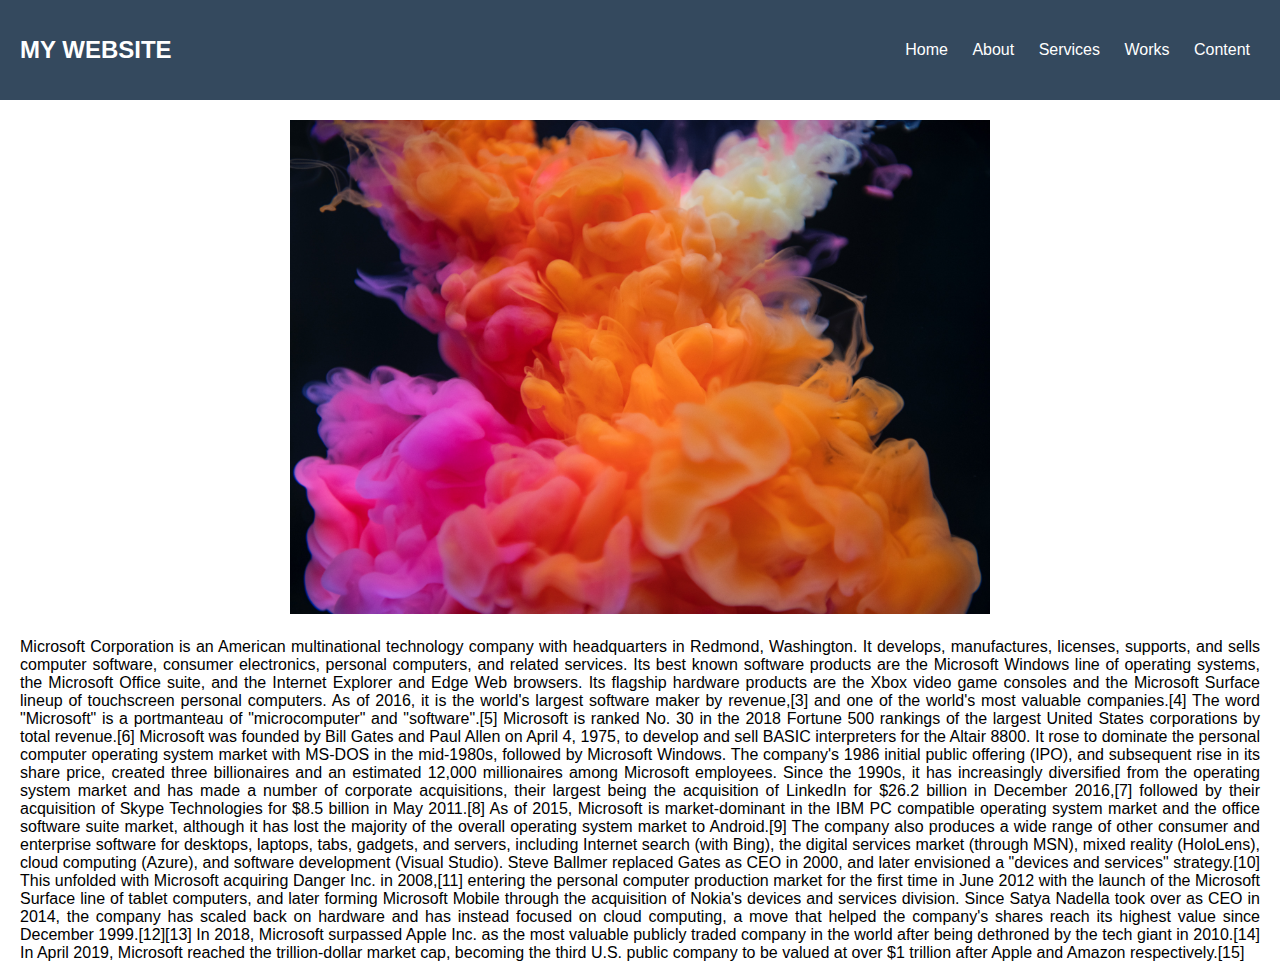
<file: 02-Responsive-Menu-Navigation-Using-Only-HTML-CSS/index.html>
<!DOCTYPE html>
<html lang="en" dir="ltr">

<head>
    <meta charset="UTF-8">
    <title></title>
    <meta name="viewport" content="width=device-width, intial-scale=1">
    <link rel="stylesheet" href="index.css">
    <link rel="stylesheet" href="https://use.fontawesome.com/releases/v5.11.2/css/all.css">
</head>

<body>
    <div class="header">
        <h2 class=logo>My Website</h2>
        <input type="checkbox" id="chk">
        <label for="chk" class="show-menu-btn">
            <i class="fas fa-ellipsis-h"></i>
        </label>

        <ul class="menu">
            <a href="#">Home</a>
            <a href="#">About</a>
            <a href="#">Services</a>
            <a href="#">Works</a>
            <a href="#">Content</a>
            <label for="chk" class="hide-menu-btn">
                <i class="fas fa-times"></i>
            </label>
        </ul>
    </div>

    <div class="content">
        <center>
            <img src="img.jpg" alt="">
        </center>

        <p>
            Microsoft Corporation is an American multinational technology company with headquarters in Redmond,
            Washington. It develops, manufactures, licenses, supports, and sells computer software, consumer
            electronics, personal computers, and related services. Its best known software products are the Microsoft
            Windows line of operating systems, the Microsoft Office suite, and the Internet Explorer and Edge Web
            browsers. Its flagship hardware products are the Xbox video game consoles and the Microsoft Surface lineup
            of touchscreen personal computers. As of 2016, it is the world's largest software maker by revenue,[3] and
            one of the world's most valuable companies.[4] The word "Microsoft" is a portmanteau of "microcomputer" and
            "software".[5] Microsoft is ranked No. 30 in the 2018 Fortune 500 rankings of the largest United States
            corporations by total revenue.[6]

            Microsoft was founded by Bill Gates and Paul Allen on April 4, 1975, to develop and sell BASIC interpreters
            for the Altair 8800. It rose to dominate the personal computer operating system market with MS-DOS in the
            mid-1980s, followed by Microsoft Windows. The company's 1986 initial public offering (IPO), and subsequent
            rise in its share price, created three billionaires and an estimated 12,000 millionaires among Microsoft
            employees. Since the 1990s, it has increasingly diversified from the operating system market and has made a
            number of corporate acquisitions, their largest being the acquisition of LinkedIn for $26.2 billion in
            December 2016,[7] followed by their acquisition of Skype Technologies for $8.5 billion in May 2011.[8]

            As of 2015, Microsoft is market-dominant in the IBM PC compatible operating system market and the office
            software suite market, although it has lost the majority of the overall operating system market to
            Android.[9] The company also produces a wide range of other consumer and enterprise software for desktops,
            laptops, tabs, gadgets, and servers, including Internet search (with Bing), the digital services market
            (through MSN), mixed reality (HoloLens), cloud computing (Azure), and software development (Visual Studio).

            Steve Ballmer replaced Gates as CEO in 2000, and later envisioned a "devices and services" strategy.[10]
            This unfolded with Microsoft acquiring Danger Inc. in 2008,[11] entering the personal computer production
            market for the first time in June 2012 with the launch of the Microsoft Surface line of tablet computers,
            and later forming Microsoft Mobile through the acquisition of Nokia's devices and services division. Since
            Satya Nadella took over as CEO in 2014, the company has scaled back on hardware and has instead focused on
            cloud computing, a move that helped the company's shares reach its highest value since December
            1999.[12][13]

            In 2018, Microsoft surpassed Apple Inc. as the most valuable publicly traded company in the world after
            being dethroned by the tech giant in 2010.[14] In April 2019, Microsoft reached the trillion-dollar market
            cap, becoming the third U.S. public company to be valued at over $1 trillion after Apple and Amazon
            respectively.[15]
        </p>
    </div>
</body>

</html>
</file>
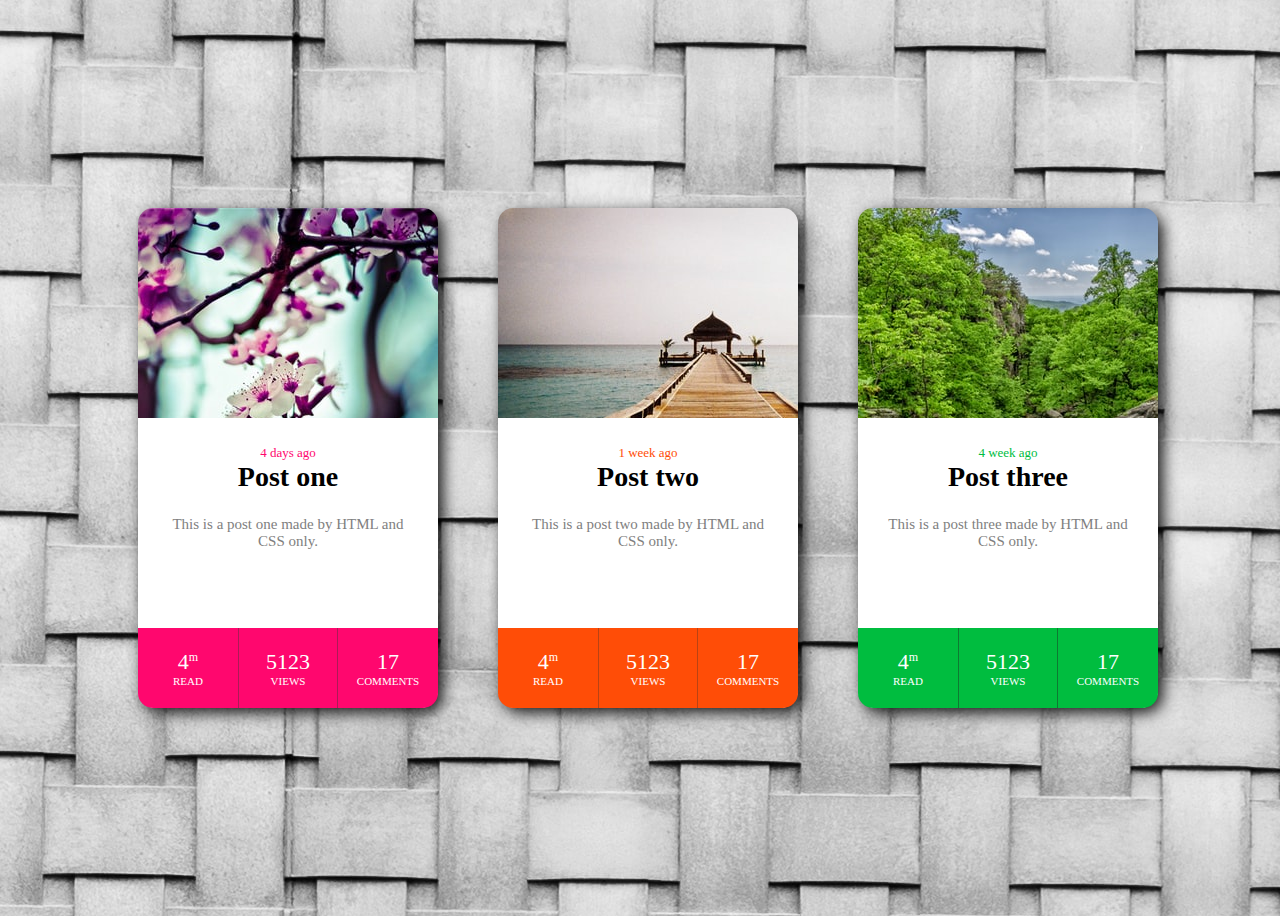
<file: 01-RPG-Styles-Card-with-Hover-Effect/cards.html>
<!DOCTYPE html>
<html>

<head>
    <meta charset="UTF-8">
    <link rel="stylesheet" type="text/css" href="cards.css" />
</head>

<body>
    <div class="card">
        <div class="card-image card1"></div>
        <div class="card-text card1">
            <span class="date">4 days ago</span>
            <h2>Post one</h2>
            <p>This is a post one made by HTML and CSS only.</p>
        </div>
        <div class="card-stats card1">
            <div class="stat">
                <div class="value">4<sup>m</sup></div>
                <div class="type">read</div>
            </div>
            <div class="stat border">
                <div class="value">5123</div>
                <div class="type">views</div>
            </div>
            <div class="stat">
                <div class="value">17</div>
                <div class="type">comments</div>
            </div>
        </div>
    </div>

    <div class="card">
        <div class="card-image card2"></div>
        <div class="card-text card2">
            <span class="date">1 week ago</span>
            <h2>Post two</h2>
            <p>This is a post two made by HTML and CSS only.</p>
        </div>
        <div class="card-stats card2">
            <div class="stat">
                <div class="value">4<sup>m</sup></div>
                <div class="type">read</div>
            </div>
            <div class="stat border">
                <div class="value">5123</div>
                <div class="type">views</div>
            </div>
            <div class="stat">
                <div class="value">17</div>
                <div class="type">comments</div>
            </div>
        </div>
    </div>

    <div class="card">
        <div class="card-image card3"></div>
        <div class="card-text card3">
            <span class="date">4 week ago</span>
            <h2>Post three</h2>
            <p>This is a post three made by HTML and CSS only.</p>
        </div>
        <div class="card-stats card3">
            <div class="stat">
                <div class="value">4<sup>m</sup></div>
                <div class="type">read</div>
            </div>
            <div class="stat border">
                <div class="value">5123</div>
                <div class="type">views</div>
            </div>
            <div class="stat">
                <div class="value">17</div>
                <div class="type">comments</div>
            </div>
        </div>
    </div>
</body>

</html>
</file>
<file: 02-Responsive-Menu-Navigation-Using-Only-HTML-CSS/index.css>
* {
    margin: 0;
    padding: 0;
    font-family: "montserrat", sans-serif
}

.header {
    height: 100px;
    background: #34495e;
    padding: 0 20px;
    color: #fff;
}

.logo {
    line-height: 100px;
    float: left;
    text-transform: uppercase;
}

.menu {
    float: right;
    line-height: 100px;
}

.menu a {
    color: #fff;
    text-decoration: none;
    padding: 0 10px;
}

.show-menu-btn,
.hide-menu-btn {
    transition: 0.4s;
    font-size: 30px;
    cursor: pointer;
    display: none;
}

.show-menu-btn {
    float: right;
}

.show-menu-btn i {
    line-height: 100px;
}

.menu a:hover,
.show-menu-btn:hover,
.hide-menu-btn:hover {
    color: #3498db;
}

#chk {
    position: absolute;
    visibility: hidden;
    z-index: -1111;
}

.content {
    padding: 0 20px;
}

.content img {
    width: 100%;
    max-width: 700px;
    margin: 20px 0;
}

.content p {
    text-align: justify;
}

@media screen and (max-width: 800px) {

    .show-menu-btn,
    .hide-menu-btn {
        display: block;
    }

    .menu {
        position: fixed;
        width: 100%;
        height: 100vh;
        background: #333;
        right: -100%;
        top: 0;
        text-align: center;
        padding: 80px 0;
        line-height: normal;
        transition: 0.7s;
    }

    .menu a {
        display: block;
        padding: 20px;
    }

    .hide-menu-btn {
        position: absolute;
        top: 40px;
        right: 40px;
    }

    #chk:checked~.menu {
        right: 0;
    }
}
</file>
<file: 01-RPG-Styles-Card-with-Hover-Effect/cards.css>
body {
    width: 100vw;
    height: 100vh;
    display: flex;
    align-items: center;
    justify-content: center;
    background: url(background.jpg);
    overflow: hidden;
}

.card {
    display: grid;
    grid-template-columns: 300px;
    grid-template-rows: 210px 210px 80px;
    grid-template-areas: "image""text""stats";

    font-family: roboto;
    border-radius: 18px;
    background: white;
    box-shadow: 5px 5px 15px rgba(0, 0, 0, 0.9);
    text-align: center;

    transition: 0.5s ease;
    cursor: pointer;
    margin: 30px;
}

.card-image {
    grid-area: image;
    border-top-left-radius: 15px;
    border-top-right-radius: 15px;
    background-size: cover;
}

.card-text {
    grid-area: text;
    margin: 25px;
}

.card-text .date {
    font-size: 13px;
}

.card-text p {
    color: gray;
    font-size: 15px;
    font-weight: 300;
}

.card-text h2 {
    margin-top: 0px;
    font-size: 28px;
}

.card-stats {
    grid-area: stats;
    display: grid;
    grid-template-columns: 1fr 1fr 1fr;
    grid-template-rows: 1fr;
    border-bottom-left-radius: 15px;
    border-bottom-right-radius: 15px;
}

.card-stats .stat {
    display: flex;
    align-items: center;
    justify-content: center;
    flex-direction: column;
    padding: 10px;
    color: white;
}

.card-stats .type {
    font-size: 11px;
    font-weight: 300;
    text-transform: uppercase;
}

.card-stats .value {
    font-size: 22px;
    font-weight: 500;
}

.card-stats .value sup {
    font-size: 12px;
}

.card:hover {
    transform: scale(1.2);
    box-shadow: 5px 5px 15px rgba(0, 0, 0, 0.6);
}

/* Card1 */
.card-image.card1 {
    background: url('image3.jpg');
}

.card-text.card1 .date {
    color: rgb(255, 7, 110);
}

.card-stats.card1 {
    background: rgb(255, 7, 110);
}

.card-stats.card1 .border {
    border-left: 1px solid rgb(172, 26, 87);
    border-right: 1px solid rgb(172, 26, 87);
}

/* Card2 */
.card-image.card2 {
    background: url('image2.jpg');
}

.card-text.card2 .date {
    color: rgb(255, 77, 7);
}

.card-stats.card2 .border {
    border-left: 1px solid rgb(185, 67, 20);
    border-right: 1px solid rgb(185, 67, 20);
}

.card-stats.card2 {
    background: rgb(255, 77, 7);
}

/* Card3 */
.card-image.card3 {
    background: url('image1.jpg');
}

.card-text.card3 .date {
    color: rgb(0, 189, 63);
}

.card-stats.card3 .border {
    border-left: 1px solid rgb(14, 122, 50);
    border-right: 1px solid rgb(14, 122, 50);
}

.card-stats.card3 {
    background: rgb(0, 189, 63);
}
</file>
